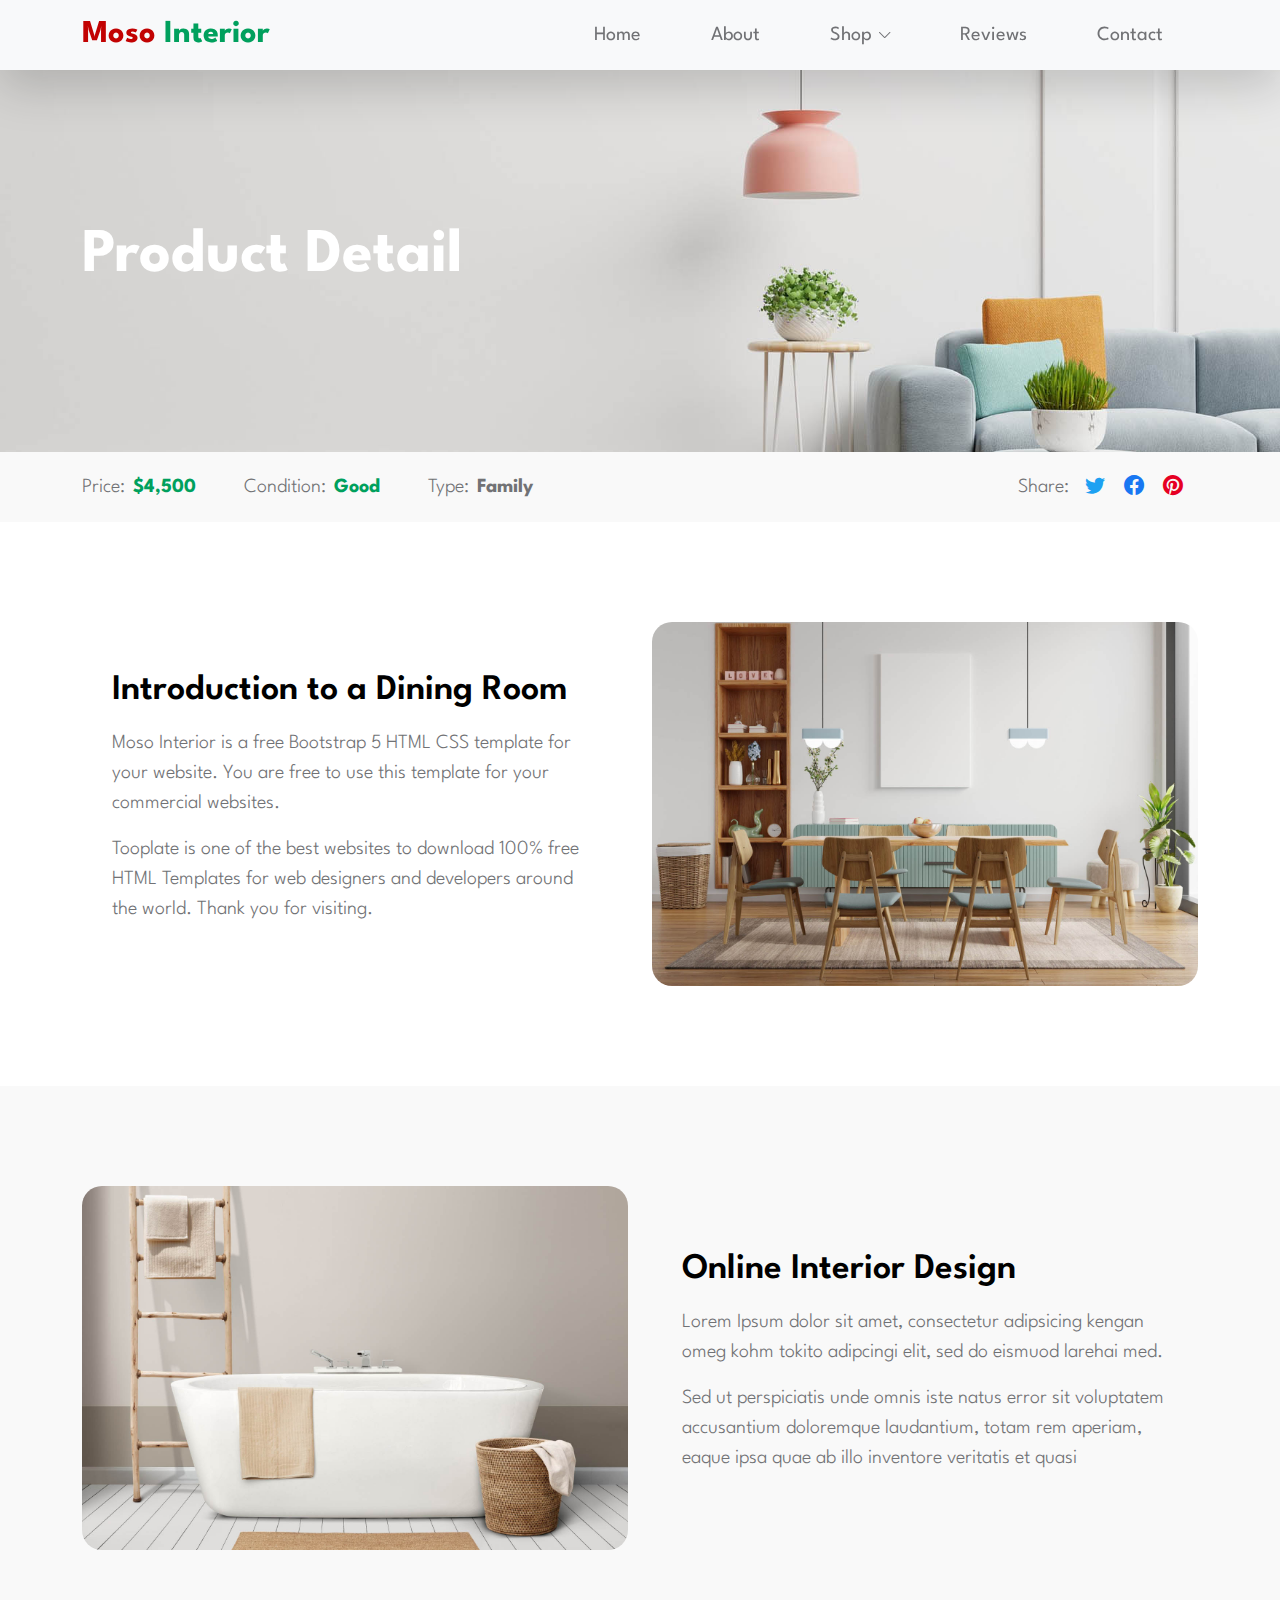
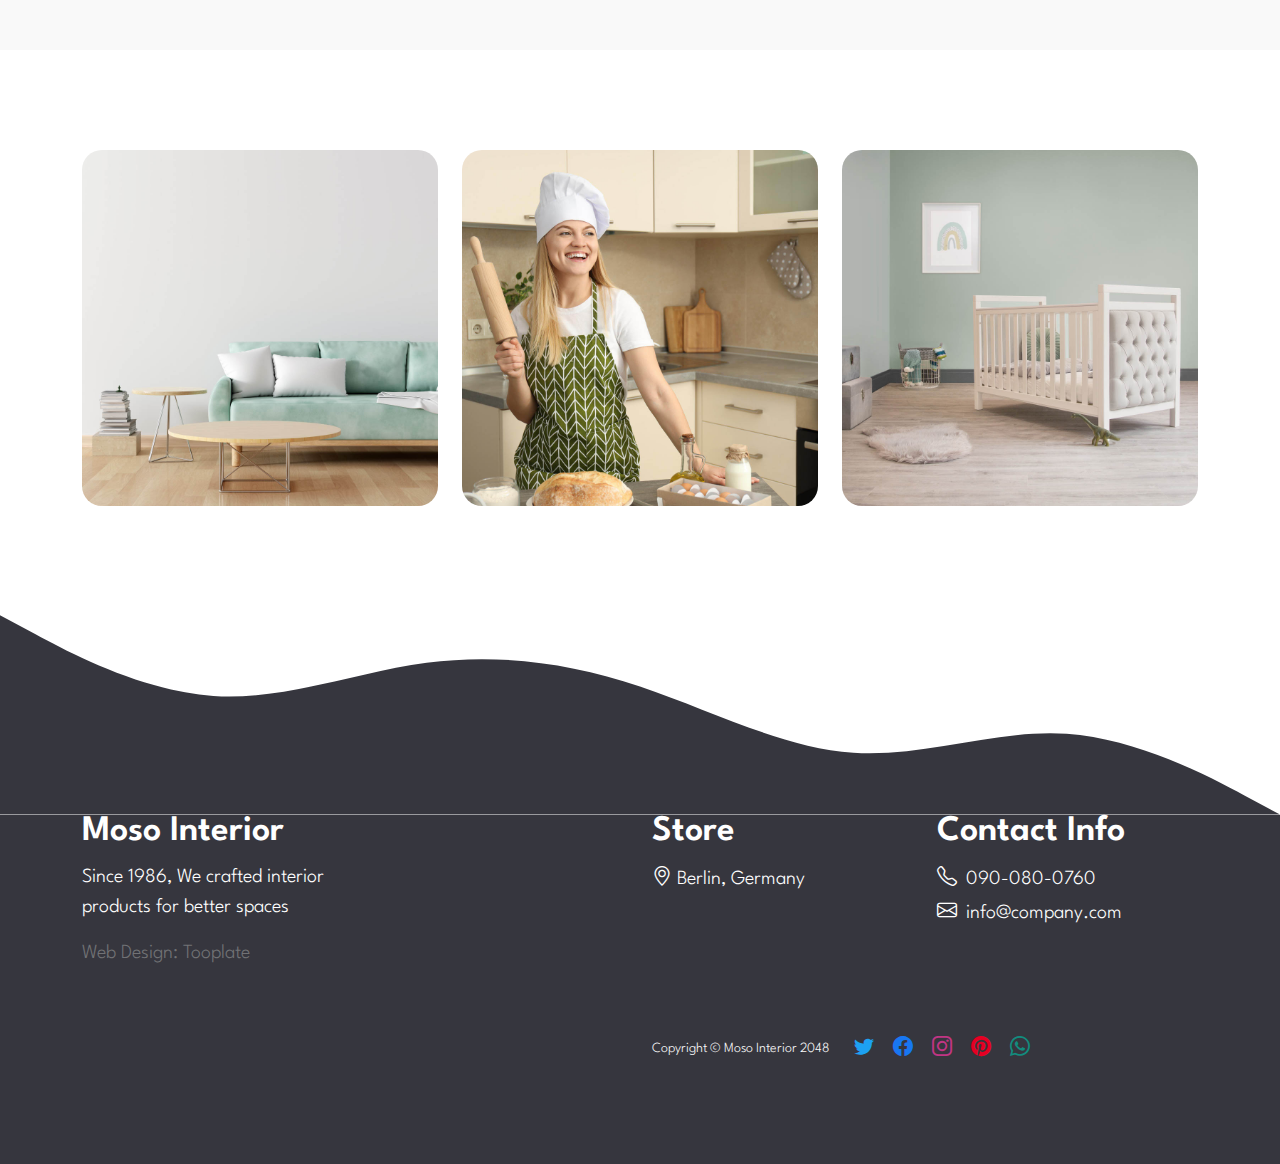
<file: shop-detail.html>
<!doctype html>
<html lang="en">
    <head>
        <meta charset="utf-8">
        <meta name="viewport" content="width=device-width, initial-scale=1">

        <meta name="description" content="">
        <meta name="author" content="Tooplate">

        <title>Moso Interior - Product Detail Page</title>

        <!-- CSS FILES -->
        <link rel="preconnect" href="https://fonts.googleapis.com">
        
        <link rel="preconnect" href="https://fonts.gstatic.com" crossorigin>

        <link href="https://fonts.googleapis.com/css2?family=League+Spartan:wght@100;300;400;600;700&display=swap" rel="stylesheet">

        <link href="css/bootstrap.min.css" rel="stylesheet">

        <link href="css/bootstrap-icons.css" rel="stylesheet">

        <link href="css/owl.carousel.min.css" rel="stylesheet">

        <link href="css/tooplate-moso-interior.css" rel="stylesheet">
<!--

Tooplate 2133 Moso Interior

https://www.tooplate.com/view/2133-moso-interior

Bootstrap 5 HTML CSS Template

-->
    </head>
    
    <body class="shop-detail-page">

        <nav class="navbar navbar-expand-lg bg-light fixed-top shadow-lg">
            <div class="container">
                <a class="navbar-brand" href="index.html">Moso <span class="tooplate-red">Inter</span><span class="tooplate-green">ior</span></a>

                <button class="navbar-toggler" type="button" data-bs-toggle="collapse" data-bs-target="#navbarNav" aria-controls="navbarNav" aria-expanded="false" aria-label="Toggle navigation">
                    <span class="navbar-toggler-icon"></span>
                </button>

                <div class="collapse navbar-collapse" id="navbarNav">
                    <ul class="navbar-nav ms-auto">
                        <li class="nav-item">
                            <a class="nav-link click-scroll" href="index.html#section_1">Home</a>
                        </li>

                        <li class="nav-item">
                            <a class="nav-link click-scroll" href="index.html#section_2">About</a>
                        </li>

                        <li class="nav-item dropdown">
                            <a class="nav-link dropdown-toggle click-scroll" href="index.html#section_3" id="navbarLightDropdownMenuLink" role="button" data-bs-toggle="dropdown" aria-expanded="false">Shop</a>

                            <ul class="dropdown-menu dropdown-menu-light" aria-labelledby="navbarLightDropdownMenuLink">
                                <li><a class="dropdown-item" href="shop-listing.html">Shop Listing</a></li>

                                <li><a class="dropdown-item active" href="shop-detail.html">Shop Detail</a></li>
                            </ul>
                        </li>

                        <li class="nav-item">
                            <a class="nav-link click-scroll" href="index.html#section_4">Reviews</a>
                        </li>

                        <li class="nav-item">
                            <a class="nav-link click-scroll" href="index.html#section_5">Contact</a>
                        </li>
                    </ul>
                </div>
            </div>
        </nav>

        <main>

            <header class="site-header d-flex justify-content-center align-items-center">
                <div class="container">
                    <div class="row">

                        <div class="col-lg-12 col-12">
                            <h1 class="text-white">Product Detail</h1>
                        </div>

                    </div>
                </div>
            </header>

            <section class="shop-detail-bar section-bg">
                <div class="container">
                    <div class="row">

                        <div class="col-lg-7 col-md-8 col-12 d-flex">
                            <p class="shop-detail-bar-wrap d-flex flex-wrap mb-0">
                                <span class="me-2">Price:</span>

                                <strong class="shop-pricing-text">$4,500</strong>
                            </p>

                            <p class="shop-detail-bar-wrap d-flex flex-wrap ms-lg-5 ms-4 mb-0">
                                <span class="me-2">Condition:</span>

                                <strong class="shop-condition-text">Good</strong>
                            </p>

                            <p class="shop-detail-bar-wrap d-flex flex-wrap ms-lg-5 ms-4 mb-0">
                                <span class="me-2">Type:</span>

                                <strong>Family</strong>
                            </p>
                        </div>

                        <div class="col-lg-5 col-md-4 col-12 social-share d-flex align-items-center ms-lg-auto mt-3 mt-lg-0 mt-md-0">
                            <p class="mb-0 me-3 ms-lg-auto ms-md-auto">Share:</p>

                            <ul class="social-icon">
                                <li class="social-icon-item">
                                    <a href="#" class="social-icon-link social-icon-twitter bi-twitter"></a>
                                </li>

                                <li class="social-icon-item">
                                    <a href="#" class="social-icon-link social-icon-facebook bi-facebook"></a>
                                </li>

                                <li class="social-icon-item">
                                    <a href="#" class="social-icon-link social-icon-pinterest bi-pinterest"></a>
                                </li>
                            </ul>
                        </div>
                    </div>
                </div>
            </section>

            <section class="shop-detail-section section-padding">
                <div class="container">
                    <div class="row">

                        <div class="col-lg-6 col-12 m-auto">
                            <div class="custom-block shop-detail-custom-block">
                                <h3 class="mb-3">Introduction to a Dining Room</h3>

                                <p>Moso Interior is a free Bootstrap 5 HTML CSS template for your website. You are free to use this template for your commercial websites.</p>

                                <p>Tooplate is one of the best websites to download 100% free HTML Templates for web designers and developers around the world. Thank you for visiting.</p>
                            </div>
                        </div>

                        <div class="col-lg-6 col-12">
                            <div class="shop-image-wrap">
                                <img src="images/shop/mock-up-poster-modern-dining-room-interior-design-with-white-empty-wall.jpg" class="shop-image img-fluid" alt="">
                            </div>
                        </div>

                    </div>
                </div>
            </section>

            <section class="shop-detail-section section-padding section-bg">
                <div class="container">
                    <div class="row">

                        <div class="col-lg-6 col-12">
                            <div class="shop-image-wrap">
                                <img src="images/shop/minimal-bathroom-interior-design-with-wooden-furniture.jpg" class="shop-image img-fluid" alt="">
                            </div>
                        </div>

                        <div class="col-lg-6 col-12 m-auto">
                            <div class="custom-block shop-detail-custom-block">
                                <h3 class="mb-3">Online Interior Design</h3>

                                <p>Lorem Ipsum dolor sit amet, consectetur adipsicing kengan omeg kohm tokito adipcingi elit, sed do eismuod larehai med.</p>

                                <p>Sed ut perspiciatis unde omnis iste natus error sit voluptatem accusantium doloremque laudantium, totam rem aperiam, eaque ipsa quae ab illo inventore veritatis et quasi</p>
                            </div>
                        </div>

                    </div>
                </div>
            </section>

            <section class="shop-detail-section section-padding pb-0">
                <div class="container">
                    <div class="row">

                        <div class="col-lg-4 col-12">
                            <div class="shop-thumb">
                                <div class="shop-image-wrap">
                                    <img src="images/shop/green-sofa-white-living-room-with-blank-table-mockup.jpg" class="shop-image img-fluid" alt="">
                                </div>
                            </div>
                        </div>

                        <div class="col-lg-4 col-12">
                            <div class="shop-thumb">
                                <div class="shop-image-wrap">
                                    <img src="images/shop/concept-home-cooking-with-female-chef.jpg" class="shop-image img-fluid" alt="">
                                </div>
                            </div>
                        </div>

                        <div class="col-lg-4 col-12">
                            <div class="shop-thumb">
                                <div class="shop-image-wrap">
                                    <img src="images/shop/childrens-bed-nursery-cot-velvet-childrens-room.jpg" class="shop-image img-fluid" alt="">
                                </div>
                            </div>
                        </div>

                    </div>
                </div>
            </section>

            <svg xmlns="http://www.w3.org/2000/svg" viewBox="0 0 1440 320"><path fill="#36363e" fill-opacity="1" d="M0,96L40,117.3C80,139,160,181,240,186.7C320,192,400,160,480,149.3C560,139,640,149,720,176C800,203,880,245,960,250.7C1040,256,1120,224,1200,229.3C1280,235,1360,277,1400,298.7L1440,320L1440,320L1400,320C1360,320,1280,320,1200,320C1120,320,1040,320,960,320C880,320,800,320,720,320C640,320,560,320,480,320C400,320,320,320,240,320C160,320,80,320,40,320L0,320Z"></path></svg>

        </main>

        <footer class="site-footer section-padding">
            <div class="container">
                <div class="row">

                    <div class="col-lg-3 col-md-5 col-12 mb-3">
                        <h3><a href="index.html" class="custom-link mb-1">Moso Interior</a></h3>

                        <p class="text-white">Since 1986, We crafted interior products for better spaces</p>
                        
                        <p class="text-white"><a href="https://www.tooplate.com/free-templates" target="_parent">Web Design: Tooplate</a></p>
                    </div>

                    <div class="col-lg-3 col-md-3 col-12 ms-lg-auto mb-3">
                        <h3 class="text-white mb-3">Store</h3>

                        <p class="text-white mt-2">
                            <i class="bi-geo-alt"></i>
                            Berlin, Germany
                        </p>
                    </div>

                    <div class="col-lg-3 col-md-4 col-12 mb-3">
                        <h3 class="text-white mb-3">Contact Info</h3>

                            <p class="text-white mb-1">
                                <i class="bi-telephone me-1"></i>

                                <a href="tel: 090-080-0760" class="text-white">
                                    090-080-0760
                                </a>
                            </p>

                            <p class="text-white mb-0">
                                <i class="bi-envelope me-1"></i>

                                <a href="mailto:info@company.com" class="text-white">
                                    info@company.com
                                </a>
                            </p>
                    </div>

                    <div class="col-lg-6 col-md-7 copyright-text-wrap col-12 d-flex flex-wrap align-items-center mt-4 ms-auto">
                        <p class="copyright-text mb-0 me-4">Copyright © Moso Interior 2048</p>

                        <ul class="social-icon">
                            <li class="social-icon-item">
                                <a href="#" class="social-icon-link social-icon-twitter bi-twitter"></a>
                            </li>

                            <li class="social-icon-item">
                                <a href="#" class="social-icon-link social-icon-facebook bi-facebook"></a>
                            </li>

                            <li class="social-icon-item">
                                <a href="#" class="social-icon-link social-icon-instagram bi-instagram"></a>
                            </li>

                            <li class="social-icon-item">
                                <a href="#" class="social-icon-link social-icon-pinterest bi-pinterest"></a>
                            </li>

                            <li class="social-icon-item">
                                <a href="#" class="social-icon-link social-icon-whatsapp bi-whatsapp"></a>
                            </li>
                        </ul>
                    </div>

                </div>
            </div>
        </footer>

        <!-- JAVASCRIPT FILES -->
        <script src="js/jquery.min.js"></script>
        <script src="js/bootstrap.min.js"></script>
        <script src="js/click-scroll.js"></script>
        <script src="js/jquery.backstretch.min.js"></script>
        <script src="js/owl.carousel.min.js"></script>
        <script src="js/custom.js"></script>

    </body>
</html>
</file>
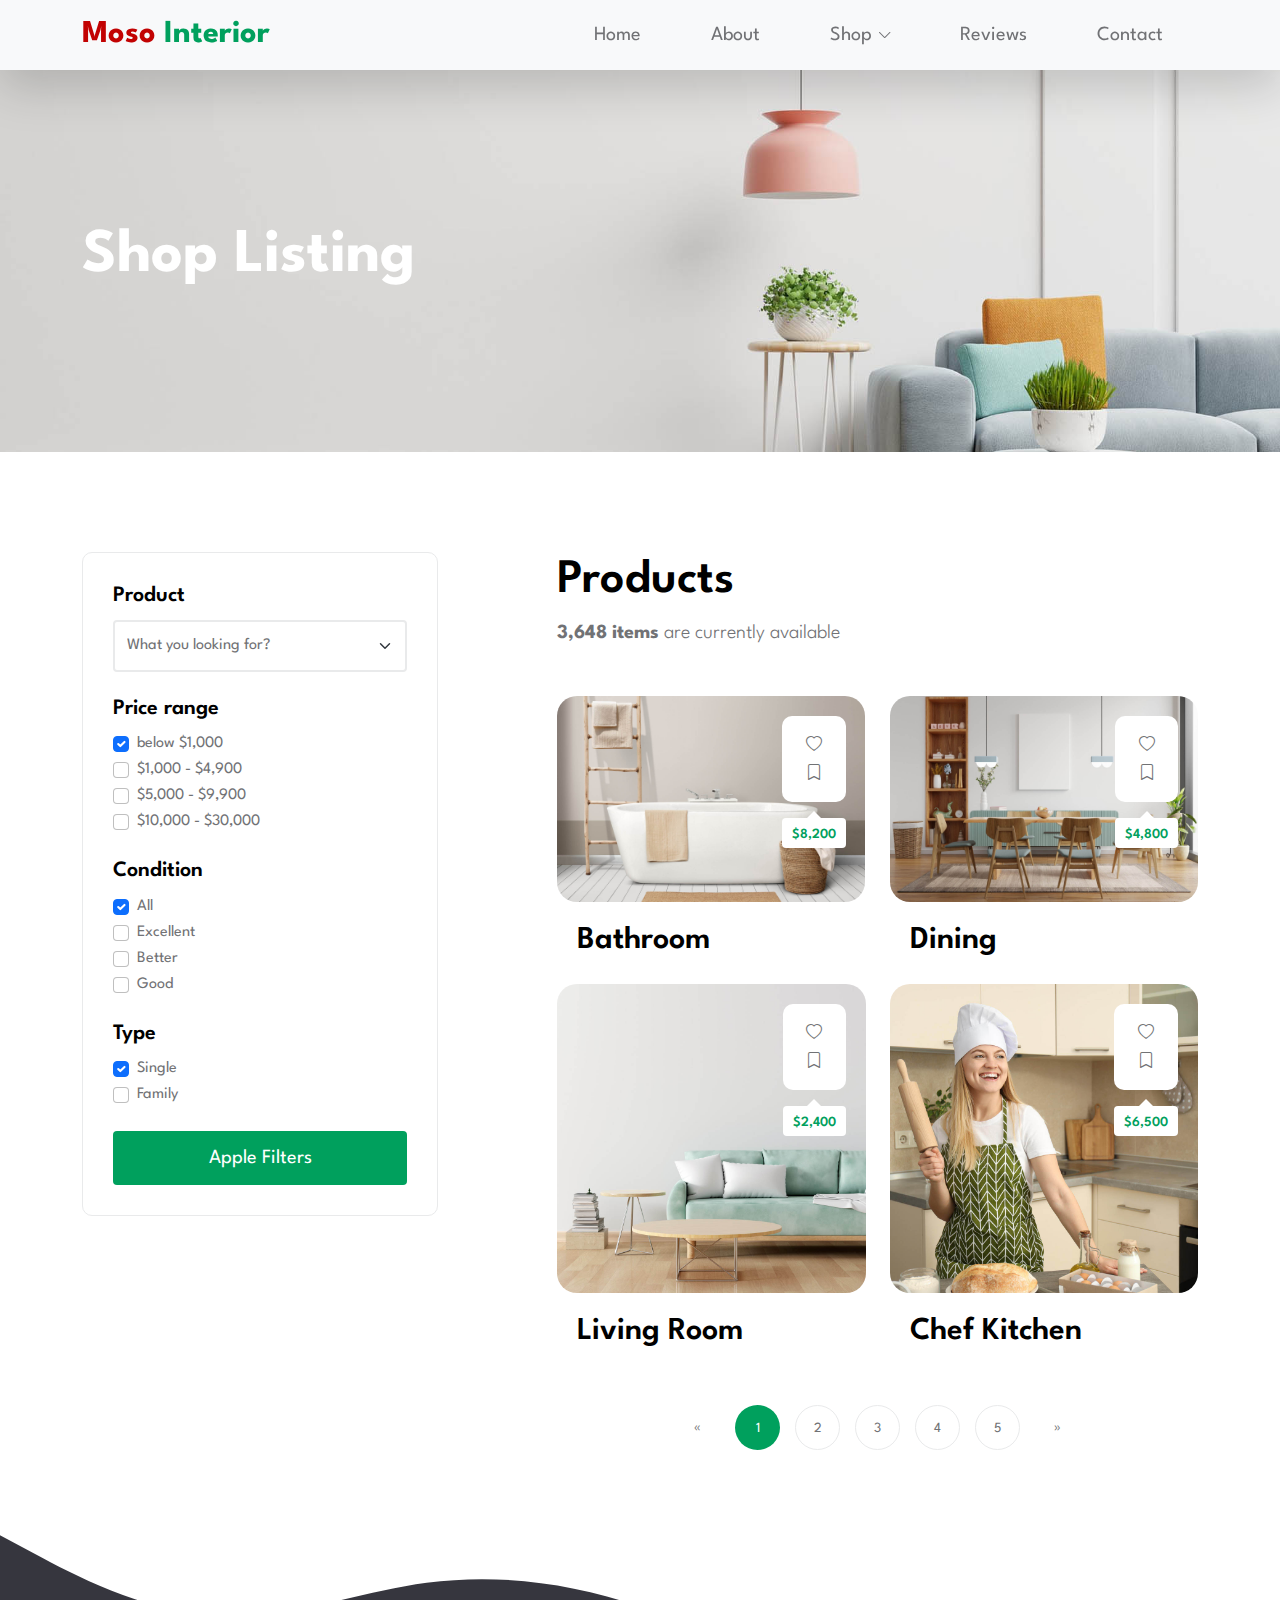
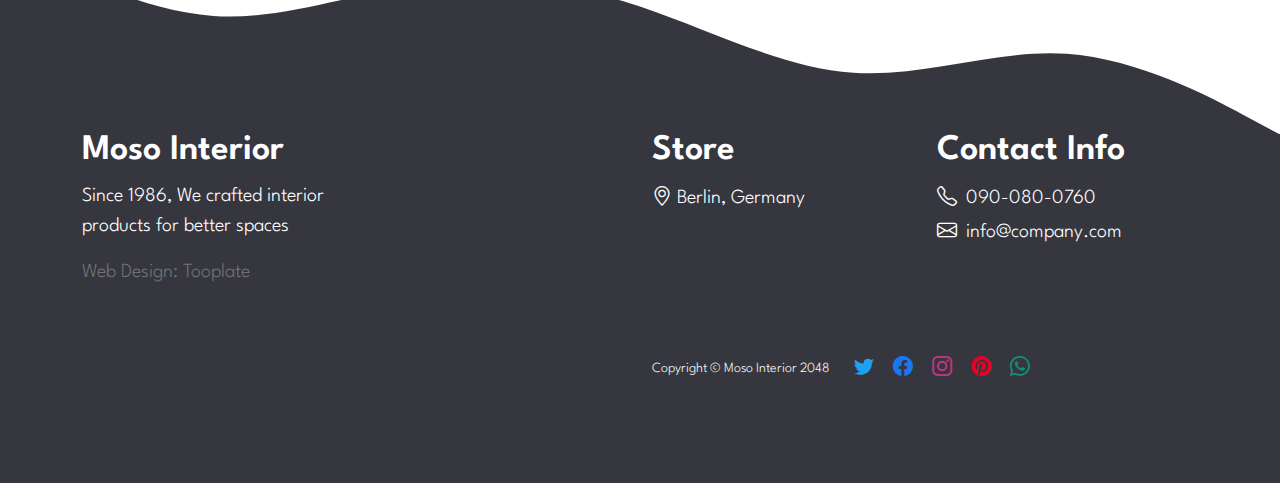
<file: shop-listing.html>
<!doctype html>
<html lang="en">
    <head>
        <meta charset="utf-8">
        <meta name="viewport" content="width=device-width, initial-scale=1">

        <meta name="description" content="">
        <meta name="author" content="Tooplate">

        <title>Moso Interior - Product Listing Page</title>

        <!-- CSS FILES -->
        <link rel="preconnect" href="https://fonts.googleapis.com">
        
        <link rel="preconnect" href="https://fonts.gstatic.com" crossorigin>

        <link href="https://fonts.googleapis.com/css2?family=League+Spartan:wght@100;300;400;600;700&display=swap" rel="stylesheet">

        <link href="css/bootstrap.min.css" rel="stylesheet">

        <link href="css/bootstrap-icons.css" rel="stylesheet">

        <link href="css/owl.carousel.min.css" rel="stylesheet">

        <link href="css/tooplate-moso-interior.css" rel="stylesheet">
<!--

Tooplate 2133 Moso Interior

https://www.tooplate.com/view/2133-moso-interior

Bootstrap 5 HTML CSS Template

-->
    </head>
    
    <body class="shop-listing-page">

        <nav class="navbar navbar-expand-lg bg-light fixed-top shadow-lg">
            <div class="container">
                <a class="navbar-brand" href="index.html">Moso <span class="tooplate-red">Inter</span><span class="tooplate-green">ior</span></a>

                <button class="navbar-toggler" type="button" data-bs-toggle="collapse" data-bs-target="#navbarNav" aria-controls="navbarNav" aria-expanded="false" aria-label="Toggle navigation">
                    <span class="navbar-toggler-icon"></span>
                </button>

                <div class="collapse navbar-collapse" id="navbarNav">
                    <ul class="navbar-nav ms-auto">
                        <li class="nav-item">
                            <a class="nav-link click-scroll" href="index.html#section_1">Home</a>
                        </li>

                        <li class="nav-item">
                            <a class="nav-link click-scroll" href="index.html#section_2">About</a>
                        </li>

                        <li class="nav-item dropdown">
                            <a class="nav-link dropdown-toggle click-scroll" href="index.html#section_3" id="navbarLightDropdownMenuLink" role="button" data-bs-toggle="dropdown" aria-expanded="false">Shop</a>

                            <ul class="dropdown-menu dropdown-menu-light" aria-labelledby="navbarLightDropdownMenuLink">
                                <li><a class="dropdown-item active" href="shop-listing.html">Shop Listing</a></li>

                                <li><a class="dropdown-item" href="shop-detail.html">Shop Detail</a></li>
                            </ul>
                        </li>

                        <li class="nav-item">
                            <a class="nav-link click-scroll" href="index.html#section_4">Reviews</a>
                        </li>

                        <li class="nav-item">
                            <a class="nav-link click-scroll" href="index.html#section_5">Contact</a>
                        </li>
                    </ul>
                </div>
            </div>
        </nav>

        <main>

            <header class="site-header d-flex justify-content-center align-items-center">
                <div class="container">
                    <div class="row">

                        <div class="col-lg-12 col-12">
                            <h1 class="text-white">Shop Listing</h1>
                        </div>

                    </div>
                </div>
            </header>

            <section class="shop-section section-padding">
                <div class="container">
                    <div class="row">

                        <div class="col-lg-4 col-md-5 col-12 me-auto mb-5">
                            <form class="custom-form filter-form" action="#" method="get" role="form">
                                <div class="">
                                    <h6 class="filter-form-small-title">Product</h6>

                                    <select name="looking-for" class="form-select form-control" id="looking-for" aria-label="Default select example">
                                        <option value="0" selected>What you looking for?</option>
                                        <option value="1">Bathroom</option>
                                        <option value="2">Dining</option>
                                        <option value="3">Living Room</option>
                                        <option value="4">Children Bedroom</option>
                                        <option value="5">Kitchen</option>
                                    </select>
                                </div>

                                <div class="mt-4">
                                    <h6 class="filter-form-small-title">Price range</h6>

                                    <div class="form-check">
                                        <input name="price-range[]" type="checkbox" class="form-check-input" id="PriceCheckOne" value="500" checked>
                                        
                                        <label class="form-check-label" for="PriceCheckOne">below $1,000</label>
                                    </div>

                                    <div class="form-check">
                                        <input name="price-range[]" type="checkbox" class="form-check-input" id="PriceCheckTwo" value="1000">
                                        
                                        <label class="form-check-label" for="PriceCheckTwo">$1,000 - $4,900</label>
                                    </div>
                                    
                                    <div class="form-check">
                                        <input name="price-range[]" type="checkbox" class="form-check-input" id="PriceCheckTwo" value="5000">
                                        
                                        <label class="form-check-label" for="PriceCheckTwo">$5,000 - $9,900</label>
                                    </div>

                                    <div class="form-check">
                                        <input name="price-range[]" type="checkbox" class="form-check-input" id="PriceCheckThree" value="10000">
                                        
                                        <label class="form-check-label" for="PriceCheckThree">$10,000 - $30,000</label>
                                    </div>
                                </div>

                                <div class="mt-4">
                                    <h6 class="filter-form-small-title">Condition</h6>

                                    <div class="form-check">
                                        <input name="condition[]" type="checkbox" class="form-check-input" id="ConditionCheckOne" value="all" checked>
                                        
                                        <label class="form-check-label" for="ConditionCheckOne">All</label>
                                    </div>

                                    <div class="form-check">
                                        <input name="condition[]" type="checkbox" class="form-check-input" id="ConditionCheckTwo" value="excellent">
                                        
                                        <label class="form-check-label" for="ConditionCheckTwo">Excellent</label>
                                    </div>

                                    <div class="form-check">
                                        <input name="condition[]" type="checkbox" class="form-check-input" id="ConditionCheckThree" value="better">
                                        
                                        <label class="form-check-label" for="ConditionCheckThree">Better</label>
                                    </div>

                                    <div class="form-check">
                                        <input name="condition[]" type="checkbox" class="form-check-input" id="ConditionCheckFour" value="good">
                                        
                                        <label class="form-check-label" for="ConditionCheckFour">Good</label>
                                    </div>
                                </div>

                                <div class="mt-4">
                                    <h6 class="filter-form-small-title">Type</h6>

                                    <div class="form-check">
                                        <input name="condition[]" type="checkbox" class="form-check-input" id="TypeCheckOne" value="" checked>
                                        
                                        <label class="form-check-label" for="TypeCheckOne">Single</label>
                                    </div>

                                    <div class="form-check">
                                        <input name="condition[]" type="checkbox" class="form-check-input" id="TypeCheckTwo" value="">
                                        
                                        <label class="form-check-label" for="TypeCheckTwo">Family</label>
                                    </div>
                                </div>

                                <div class="mt-4">
                                    <button type="submit" class="form-control">Apple Filters</button>
                                </div>
                            </form>
                        </div>

                        <div class="col-lg-7 col-md-6 col-12">
                            <h2>Products</h2>

                            <p class="mb-5"><strong>3,648 items</strong> are currently available</p>

                            <div class="row">

                                <div class="col-lg-6 col-12">
                                    <div class="shop-thumb">
                                        <div class="shop-image-wrap">
                                            <a href="shop-detail.html">
                                                <img src="images/shop/minimal-bathroom-interior-design-with-wooden-furniture.jpg" class="shop-image img-fluid" alt="">
                                            </a>

                                            <div class="shop-icons-wrap">
                                                <div class="shop-icons d-flex flex-column align-items-center">
                                                    <a href="#" class="shop-icon bi-heart"></a>

                                                    <a href="#" class="shop-icon bi-bookmark"></a>
                                                </div>

                                                <p class="shop-pricing mb-0 mt-3">
                                                    <span class="badge custom-badge">$8,200</span>
                                                </p>
                                            </div>

                                            <div class="shop-btn-wrap">
                                                <a href="shop-detail.html" class="shop-btn custom-btn btn d-flex align-items-center align-items-center">Learn more</a>
                                            </div>
                                        </div>

                                        <div class="shop-body">
                                            <h4>Bathroom</h4>
                                        </div>
                                    </div>
                                </div>

                                <div class="col-lg-6 col-12">
                                    <div class="shop-thumb">
                                        <div class="shop-image-wrap">
                                            <a href="shop-detail.html">
                                                <img src="images/shop/mock-up-poster-modern-dining-room-interior-design-with-white-empty-wall.jpg" class="shop-image img-fluid" alt="">
                                            </a>

                                            <div class="shop-icons-wrap">
                                                <div class="shop-icons d-flex flex-column align-items-center">
                                                    <a href="#" class="shop-icon bi-heart"></a>

                                                    <a href="#" class="shop-icon bi-bookmark"></a>
                                                </div>

                                                <p class="shop-pricing mb-0 mt-3">
                                                    <span class="badge custom-badge">$4,800</span>
                                                </p>
                                            </div>

                                            <div class="shop-btn-wrap">
                                                <a href="shop-detail.html" class="shop-btn custom-btn btn d-flex align-items-center align-items-center">Learn more</a>
                                            </div>
                                        </div>

                                        <div class="shop-body">
                                            <h4>Dining</h4>
                                        </div>
                                    </div>
                                </div>

                                <div class="col-lg-6 col-12">
                                    <div class="shop-thumb">
                                        <div class="shop-image-wrap">
                                            <a href="shop-detail.html">
                                                <img src="images/shop/green-sofa-white-living-room-with-blank-table-mockup.jpg" class="shop-image img-fluid" alt="">
                                            </a>

                                            <div class="shop-icons-wrap">
                                                <div class="shop-icons d-flex flex-column align-items-center">
                                                    <a href="#" class="shop-icon bi-heart"></a>

                                                    <a href="#" class="shop-icon bi-bookmark"></a>
                                                </div>

                                                <p class="shop-pricing mb-0 mt-3">
                                                    <span class="badge custom-badge">$2,400</span>
                                                </p>
                                            </div>

                                            <div class="shop-btn-wrap">
                                                <a href="shop-detail.html" class="shop-btn custom-btn btn d-flex align-items-center align-items-center">Learn more</a>
                                            </div>
                                        </div>

                                        <div class="shop-body">
                                            <h4>Living Room</h4>
                                        </div>
                                    </div>
                                </div>

                                <div class="col-lg-6 col-12">
                                    <div class="shop-thumb">
                                        <div class="shop-image-wrap">
                                            <a href="shop-detail.html">
                                                <img src="images/shop/concept-home-cooking-with-female-chef.jpg" class="shop-image img-fluid" alt="">
                                            </a>

                                            <div class="shop-icons-wrap">
                                                <div class="shop-icons d-flex flex-column align-items-center">
                                                    <a href="#" class="shop-icon bi-heart"></a>

                                                    <a href="#" class="shop-icon bi-bookmark"></a>
                                                </div>

                                                <p class="shop-pricing mb-0 mt-3">
                                                    <span class="badge custom-badge">$6,500</span>
                                                </p>
                                            </div>

                                            <div class="shop-btn-wrap">
                                                <a href="shop-detail.html" class="shop-btn custom-btn btn d-flex align-items-center align-items-center">Learn more</a>
                                            </div>
                                        </div>

                                        <div class="shop-body">
                                            <h4>Chef Kitchen</h4>
                                        </div>
                                    </div>
                                </div>

                                <nav aria-label="Page navigation example">
                                    <ul class="pagination justify-content-center">
                                        <li class="page-item">
                                            <a class="page-link" href="#" aria-label="Previous">
                                                <span aria-hidden="true">&laquo;</span>
                                            </a>
                                        </li>

                                        <li class="page-item active" aria-current="page">
                                            <a class="page-link" href="#">1</a>
                                        </li>
                                        
                                        <li class="page-item">
                                            <a class="page-link" href="#">2</a>
                                        </li>
                                        
                                        <li class="page-item">
                                            <a class="page-link" href="#">3</a>
                                        </li>

                                        <li class="page-item">
                                            <a class="page-link" href="#">4</a>
                                        </li>

                                        <li class="page-item">
                                            <a class="page-link" href="#">5</a>
                                        </li>
                                        
                                        <li class="page-item">
                                            <a class="page-link" href="#" aria-label="Next">
                                                <span aria-hidden="true">&raquo;</span>
                                            </a>
                                        </li>
                                    </ul>
                                </nav>
                            </div>
                        </div>

                    </div>
                </div>
            </section>

            <svg xmlns="http://www.w3.org/2000/svg" viewBox="0 0 1440 320"><path fill="#36363e" fill-opacity="1" d="M0,96L40,117.3C80,139,160,181,240,186.7C320,192,400,160,480,149.3C560,139,640,149,720,176C800,203,880,245,960,250.7C1040,256,1120,224,1200,229.3C1280,235,1360,277,1400,298.7L1440,320L1440,320L1400,320C1360,320,1280,320,1200,320C1120,320,1040,320,960,320C880,320,800,320,720,320C640,320,560,320,480,320C400,320,320,320,240,320C160,320,80,320,40,320L0,320Z"></path></svg>
        </main>

        <footer class="site-footer section-padding">
            <div class="container">
                <div class="row">

                    <div class="col-lg-3 col-md-5 col-12 mb-3">
                        <h3><a href="index.html" class="custom-link mb-1">Moso Interior</a></h3>

                        <p class="text-white">Since 1986, We crafted interior products for better spaces</p>
                        
                        <p class="text-white"><a href="https://www.tooplate.com" target="_parent">Web Design: Tooplate</a></p>
                    </div>

                    <div class="col-lg-3 col-md-3 col-12 ms-lg-auto mb-3">
                        <h3 class="text-white mb-3">Store</h3>

                        <p class="text-white mt-2">
                            <i class="bi-geo-alt"></i>
                            Berlin, Germany
                        </p>
                    </div>

                    <div class="col-lg-3 col-md-4 col-12 mb-3">
                        <h3 class="text-white mb-3">Contact Info</h3>

                            <p class="text-white mb-1">
                                <i class="bi-telephone me-1"></i>

                                <a href="tel: 090-080-0760" class="text-white">
                                    090-080-0760
                                </a>
                            </p>

                            <p class="text-white mb-0">
                                <i class="bi-envelope me-1"></i>

                                <a href="mailto:info@company.com" class="text-white">
                                    info@company.com
                                </a>
                            </p>
                    </div>

                    <div class="col-lg-6 col-md-7 copyright-text-wrap col-12 d-flex flex-wrap align-items-center mt-4 ms-auto">
                        <p class="copyright-text mb-0 me-4">Copyright © Moso Interior 2048</p>

                        <ul class="social-icon">
                            <li class="social-icon-item">
                                <a href="#" class="social-icon-link social-icon-twitter bi-twitter"></a>
                            </li>

                            <li class="social-icon-item">
                                <a href="#" class="social-icon-link social-icon-facebook bi-facebook"></a>
                            </li>

                            <li class="social-icon-item">
                                <a href="#" class="social-icon-link social-icon-instagram bi-instagram"></a>
                            </li>

                            <li class="social-icon-item">
                                <a href="#" class="social-icon-link social-icon-pinterest bi-pinterest"></a>
                            </li>

                            <li class="social-icon-item">
                                <a href="#" class="social-icon-link social-icon-whatsapp bi-whatsapp"></a>
                            </li>
                        </ul>
                    </div>

                </div>
            </div>
        </footer>

        <!-- JAVASCRIPT FILES -->
        <script src="js/jquery.min.js"></script>
        <script src="js/bootstrap.min.js"></script>
        <script src="js/click-scroll.js"></script>
        <script src="js/jquery.backstretch.min.js"></script>
        <script src="js/owl.carousel.min.js"></script>
        <script src="js/custom.js"></script>

    </body>
</html>
</file>
<file: css/tooplate-moso-interior.css>
/*

Tooplate 2133 Moso Interior

https://www.tooplate.com/view/2133-moso-interior

*/

/*---------------------------------------
  CUSTOM PROPERTIES ( VARIABLES )       ffd74f      
-----------------------------------------*/
:root {
  --white-color:                  #ffffff;
  --primary-color:                #c20202;
  --secondary-color:              #00a05d;
  --section-bg-color:             #f9f9f9;
  --site-footer-bg-color:         #36363e;
  --custom-btn-bg-color:          #00a05d;
  --dark-color:                   #000000;
  --p-color:                      #717275;
  --border-color:                 #e9eaeb;

  --twitter-color:                #1da1f2;
  --facebook-color:               #1877f2;
  --instagram-color:              #c13584;
  --pinterest-color:              #e60023;
  --whatsapp-color:               #128c7e;

  --body-font-family:             'League Spartan', sans-serif;

  --h1-font-size:                 62px;
  --h2-font-size:                 48px;
  --h3-font-size:                 36px;
  --h4-font-size:                 32px;
  --h5-font-size:                 24px;
  --h6-font-size:                 22px;
  --p-font-size:                  20px;
  --btn-font-size:                16px;
  --copyright-font-size:          14px;

  --border-radius-large:          100px;
  --border-radius-medium:         20px;
  --border-radius-small:          10px;

  --font-weight-thin:             100;
  --font-weight-light:            300;
  --font-weight-normal:           400;
  --font-weight-semibold:         600;
  --font-weight-bold:             700;
}

body {
    background-color: var(--white-color);
    font-family: var(--body-font-family); 
    padding-top: 70px;
}

.text-clamp-blur {
  display: -webkit-box;
  -webkit-line-clamp: 4; /* Limite à 4 lignes */
  -webkit-box-orient: vertical;
  overflow: hidden;
  position: relative;
  line-height: 1.5em;
  max-height: 6em; /* 4 lignes x 1.5em */
}

.text-clamp-blur::after {
  content: "";
  position: absolute;
  bottom: 0;
  left: 0;
  width: 100%;
  height: 3em; /* Ajuste selon besoin */
  background: linear-gradient(to bottom, transparent, white); /* Change "white" selon fond */
  pointer-events: none;
}


/*---------------------------------------
  TYPOGRAPHY               
-----------------------------------------*/

h2,
h3,
h4,
h5,
h6 {
  color: var(--dark-color);
}

h1,
h2,
h3,
h4,
h5,
h6 {
  font-weight: var(--font-weight-semibold);
}

h1 {
  font-size: var(--h1-font-size);
  font-weight: var(--font-weight-bold);
}

h2 {
  font-size: var(--h2-font-size);
}

h3 {
  font-size: var(--h3-font-size);
}

h4 {
  font-size: var(--h4-font-size);
}

h5 {
  font-size: var(--h5-font-size);
  line-height: normal;
}

h6 {
  font-size: var(--h6-font-size);
}

p {
  color: var(--p-color);
  font-size: var(--p-font-size);
  font-weight: var(--font-weight-light);
}

ul li {
  color: var(--p-color);
  font-size: var(--p-font-size);
  font-weight: var(--font-weight-normal);
}

a, 
button {
  touch-action: manipulation;
  transition: all 0.3s;
}

a {
  color: var(--p-color);
  text-decoration: none;
}

a:hover {
  color: var(--secondary-color);
}

b,
strong {
  font-weight: var(--font-weight-bold);
}

.tooplate-red {
	color: var(--secondary-color);
}
.tooplate-green {
	color: var(--custom-btn-bg-color);
}


/*---------------------------------------
  SECTION               
-----------------------------------------*/
.section-padding {
  padding-top: 100px;
  padding-bottom: 100px;
}

.section-bg {
  background: var(--section-bg-color);
}

.section-small-title {
  color: var(--custom-btn-bg-color);
  font-size: var(--btn-font-size);
  font-weight: var(--font-weight-semibold);
  display: block;
}

.section-overlay {
  background: rgba(0, 0, 0, 0.25);
  position: absolute;
  top: 0;
  left: 0;
  pointer-events: none;
  width: 100%;
  height: 100%;
}

.custom-block {
  background: var(--primary-color);
  border-top: 20px solid var(--secondary-color);
  border-radius: var(--border-radius-medium);
  position: relative;
  overflow: hidden;
  padding: 30px 50px;
}

.featured-custom-block {
  background: var(--border-color);
}

.shop-detail-custom-block {
  background: transparent;
  border-top: 0;
  border-radius: 0;
  padding: 30px;
}

.pagination {
  margin-top: 30px;
  margin-bottom: 0;
}

.page-link {
  border-color: var(--border-color);
  border-radius: var(--border-radius-large);
  color: var(--p-color);
  font-size: var(--copyright-font-size);
  padding: 0;
  width: 45px;
  height: 45px;
  line-height: 45px;
  text-align: center;
  margin-right: 10px;
  margin-left: 10px;
}

.page-item.active .page-link,
.page-link:hover {
  background: var(--secondary-color);
  border-color: transparent;
  color: var(--white-color);
}

.page-item:first-child .page-link,
.page-item:last-child .page-link {
  border: 0;
  border-radius: var(--border-radius-large);
}

.page-item:not(:first-child) .page-link {
  margin-left: 5px;
}


/*---------------------------------------
  CUSTOM LINK               
-----------------------------------------*/
.custom-link {
  color: var(--p-color);
  position: relative;
  overflow: hidden;
  z-index: 1;
  display: inline-block;
  vertical-align: middle;
  transition: all .3s cubic-bezier(.645,.045,.355,1);
  padding-bottom: 2px;
}

.custom-link::after {
  content: "";
  width: 0;
  height: 2px;
  bottom: 0;
  position: absolute;
  left: auto;
  right: 0;
  z-index: -1;
  transition: width .6s cubic-bezier(.25,.8,.25,1) 0s;
  background: currentColor;
}

.custom-link:hover::after {
  width: 100%;
  left: 0;
  right: auto;
}

.custom-link:hover {
  color: var(--primary-color);
}

.custom-link:hover::after {
  background: var(--custom-btn-bg-color);
}


/*---------------------------------------
  CUSTOM BADGE               
-----------------------------------------*/
.custom-badge {
  background: var(--white-color);
  display: inline-block;
  vertical-align: top;
  position: relative;
  color: var(--secondary-color);
  font-size: var(--copyright-font-size);
  font-weight: var(--font-weight-semibold);
  padding: 10px 10px 6px 10px;
}

.custom-badge::before {
  content: "";
  display: block;
  margin: auto;
  width: 0;
  height: 0;
  border-bottom: 7px solid var(--white-color);
  border-right: 7px solid transparent;
  border-left: 7px solid transparent;
  position: absolute;
  top: -7px;
  right: 0;
  left: 0;
}


/*---------------------------------------
  CUSTOM BUTTON               
-----------------------------------------*/
.custom-btn {
  background: var(--custom-btn-bg-color);
  border: 2px solid transparent;
  border-radius: var(--border-radius-large);
  color: var(--white-color);
  font-size: var(--btn-font-size);
  font-weight: var(--font-weight-semibold);
  line-height: normal;
  padding: 15px 20px;
}



.custom-btn:hover {
  background: transparent;
  border-color: var(--custom-btn-bg-color);
  color: var(--custom-btn-bg-color);
}

.custom-border-btn {
  background: transparent;
  border: 2px solid var(--border-color);
  color: var(--white-color);
}

.custom-border-btn:hover {
  background: var(--white-color);
  border-color: var(--white-color);
  color: var(--secondary-color);
}


/*---------------------------------------
  NAVIGATION              
-----------------------------------------*/
.navbar {
  padding-top: 0;
  padding-bottom: 0;
  transition: all 0.3s;
}

.navbar-brand {
  font-size: var(--h4-font-size);
  font-weight: var(--font-weight-bold);
}

.navbar-brand,
.navbar-brand:hover {
  color: var(--primary-color);
}

.navbar-expand-lg .navbar-nav .nav-link {
  margin-right: 0;
  margin-left: 0;
  padding: 20px 35px;
}

.navbar-nav .nav-link {
  display: inline-block;
  color: var(--p-bg-color);
  font-size: var(--menu-font-size);
  font-weight: var(--font-weight-medium);
  position: relative;
  padding-top: 15px;
  padding-bottom: 15px;
}

.navbar-nav .nav-link.active, 
.navbar-nav .nav-link:hover {
  background: var(--primary-color);
  color: var(--white-color);
}

.dropdown-menu {
  border-radius: 0;
  border: 0;
  padding: 0;
}

.dropdown-item {
  border-bottom: 1px solid var(--border-color);
  display: inline-block;
  color: var(--p-bg-color);
  font-size: var(--menu-font-size);
  font-weight: var(--font-weight-medium);
  position: relative;
  padding-top: 10px;
  padding-bottom: 10px;
}

.dropdown-menu li:last-child .dropdown-item {
  border-bottom: 0;
}

.dropdown-item.active, 
.dropdown-item:active,
.dropdown-item:focus, 
.dropdown-item:hover {
  background: var(--primary-color);
  color: var(--white-color);
}

.dropdown-toggle::after {
  content: "\f282";
  display: inline-block;
  font-family: bootstrap-icons !important;
  font-size: var(--copyright-font-size);
  font-style: normal;
  font-weight: normal !important;
  font-variant: normal;
  text-transform: none;
  line-height: 1;
  vertical-align: -.125em;
  -webkit-font-smoothing: antialiased;
  -moz-osx-font-smoothing: grayscale;
  position: relative;
  left: 2px;
  border: 0;
}

@media screen and (min-width: 992px) {
  .dropdown:hover .dropdown-menu {
    display: block;
    margin-top: 0;
  }
}

.navbar-toggler {
  border: 0;
  padding: 0;
  cursor: pointer;
  margin: 0;
  width: 30px;
  height: 35px;
  outline: none;
}

.navbar-toggler:focus {
  outline: none;
  box-shadow: none;
}

.navbar-toggler[aria-expanded="true"] .navbar-toggler-icon {
  background: transparent;
}

.navbar-toggler[aria-expanded="true"] .navbar-toggler-icon:before,
.navbar-toggler[aria-expanded="true"] .navbar-toggler-icon:after {
  transition: top 300ms 50ms ease, -webkit-transform 300ms 350ms ease;
  transition: top 300ms 50ms ease, transform 300ms 350ms ease;
  transition: top 300ms 50ms ease, transform 300ms 350ms ease, -webkit-transform 300ms 350ms ease;
  top: 0;
}

.navbar-toggler[aria-expanded="true"] .navbar-toggler-icon:before {
  transform: rotate(45deg);
}

.navbar-toggler[aria-expanded="true"] .navbar-toggler-icon:after {
  transform: rotate(-45deg);
}

.navbar-toggler .navbar-toggler-icon {
  background: var(--dark-color);
  transition: background 10ms 300ms ease;
  display: block;
  width: 30px;
  height: 2px;
  position: relative;
}

.navbar-toggler .navbar-toggler-icon:before,
.navbar-toggler .navbar-toggler-icon:after {
  transition: top 300ms 350ms ease, -webkit-transform 300ms 50ms ease;
  transition: top 300ms 350ms ease, transform 300ms 50ms ease;
  transition: top 300ms 350ms ease, transform 300ms 50ms ease, -webkit-transform 300ms 50ms ease;
  position: absolute;
  right: 0;
  left: 0;
  background: var(--dark-color);
  width: 30px;
  height: 2px;
  content: '';
}

.navbar-toggler .navbar-toggler-icon::before {
  top: -8px;
}

.navbar-toggler .navbar-toggler-icon::after {
  top: 8px;
}


/*---------------------------------------
  SITE HEADER              
-----------------------------------------*/
.site-header {
  background-image: url('../images/empty-living-room-with-blue-sofa-plants-table-empty-white-wall-background-3d-rendering.jpg');
  background-repeat: no-repeat;
  background-position: center;
  background-size: cover;
  padding-top: 150px;
  padding-bottom: 150px;
}


/*---------------------------------------
  HERO              
-----------------------------------------*/
.hero-section {
  position: relative;
  padding-top: 150px;
  padding-bottom: 150px;
  min-height: 580px;
}

@media screen and (min-width: 991px) {
  .hero-section {
    height: calc(100vh - 70px);
  }
}

.hero-form {
  background: var(--white-color);
  border-radius: var(--border-radius-small);
  padding: 40px;
  padding-bottom: 16px;
}

.hero-icon,
.contact-icon {
  color: var(--secondary-color);
}

.hero-btn {
  position: absolute;
  bottom: 0;
  right: 0;
  left: 0;
  margin: 60px auto;
}

.hero-btn-link {
  background: var(--primary-color);
  border-radius: var(--border-radius-large);
  color: var(--white-color);
  font-size: var(--h4-font-size);
  width: 64px;
  height: 64px;
  line-height: 68px;
  text-align: center;
}

.hero-btn-link:hover {
  background: var(--secondary-color);
  color: var(--white-color);
}


/*---------------------------------------
  ABOUT              
-----------------------------------------*/
.about-section {
  padding-top: 150px;
  padding-bottom: 150px;
}

.about-image {
  display: block;
  border-radius: 100%;
  width: 350px;
  height: 350px;
  object-fit: cover;
}

.about-image-small {
  display: block;
  margin: auto;
  width: 250px;
  height: 250px;
}

/*---------------------------------------
  FEATURED              
-----------------------------------------*/
.featured-section {
  background-image: url('../images/casino_rayon.jfif');
  background-repeat: no-repeat;
  background-position: center;
  background-size: cover;
}

.featured-icon {
  font-size: var(--h5-font-size);
}


/*---------------------------------------
  REVIEWS              
-----------------------------------------*/
.reviews-section {
  background: var(--section-bg-color);
}

.interview-section{
  background-color: var(--section-bg-color);
}

.reviews-carousel .owl-item img,
.avatar-image {
  border-radius: var(--border-radius-large);
  width: 50px;
  height: 50px;
  object-fit: cover;
}

.reviews-carousel .owl-nav {
  position: absolute;
  top: -100px;
  right: 0;
}

.reviews-carousel .owl-nav button.owl-next, 
.reviews-carousel .owl-nav button.owl-prev {
  background: var(--white-color);
  border-radius: var(--border-radius-large);
  width: 60px;
  height: 60px;
  margin: 5px;
  transition: all 0.5s;
}

.reviews-carousel .owl-nav button.owl-next:hover, 
.reviews-carousel .owl-nav button.owl-prev:hover {
  background: var(--secondary-color);
}

.reviews-carousel .owl-prev:hover span::before, 
.reviews-carousel .owl-next:hover span::before {
  color: var(--white-color);
}

.reviews-carousel .owl-prev span, 
.reviews-carousel .owl-next span {
  display: block;
  color: transparent;
  width: 60px;
  height: 60px;
  line-height: 60px;
}

.reviews-carousel .owl-prev span::before, 
.reviews-carousel .owl-next span::before {
  font-family: bootstrap-icons;
  display: block;
  font-size: var(--h4-font-size);
  color: var(--secondary-color);
}

.reviews-carousel .owl-prev span::before {
  content: "\f12f";
}

.reviews-carousel .owl-next span::before {
  content: "\f138";
}

.reviews-thumb {
  background: var(--white-color);
  border-radius: var(--border-radius-medium);
  position: relative;
  overflow: hidden;
}

.reviews-body {
  padding: 50px 40px;
}

.reviews-bottom {
  background: var(--secondary-color);
  background: linear-gradient(180deg, rgba(246,81,41,1) 0%, rgba(255,190,140,1) 100%);
  position: relative;
  padding: 10px 36px;
}

.reviews-bottom-up::before {
  content: "";
  display: block;
  margin: auto;
  width: 0;
  height: 0;
  border-bottom: 22px solid var(--secondary-color);
  border-left: 24px solid transparent;
  border-right: 24px solid transparent;
  position: absolute;
  top: -20px;
  left: 36px;
}

.bi-star-fill {
  color: var(--primary-color);
}

.reviews-section .custom-btn {
  background: var(--facebook-color);
}

.reviews-section .custom-btn:hover {
  background: transparent;
  border-color: var(--facebook-color);
  color: var(--facebook-color);
}

.reviews-bottom small {
  font-size: var(--btn-font-size);
  font-weight: var(--font-weight-normal);
}


/*---------------------------------------
  SHOP              
-----------------------------------------*/
.shop-section {
  background: var(--white-color);
}

.shop-listing-page .shop-section {
  padding-bottom: 0;
}

.shop-thumb {
  margin-bottom: 24px;
}

.shop-image-wrap {
  position: relative;
}

.shop-image-wrap:hover .shop-btn-wrap {
  opacity: 1;
}

.shop-icons-wrap {
  position: absolute;
  top: 0;
  right: 0;
  margin: 20px;
}

.shop-icons {
  background: var(--white-color);
  border-radius: var(--border-radius-small);
  padding: 20px 15px;
}

.shop-icon {
  line-height: normal;
  margin-bottom: 10px;
}

.shop-icon:last-child {
  margin-bottom: 0;
}

.shop-pricing-text {
  color: var(--secondary-color);
}

.shop-condition-text {
  color: var(--custom-btn-bg-color);
}

.shop-image {
  display: block;
  border-radius: var(--border-radius-medium);
}

.shop-body {
  padding: 20px;
  padding-bottom: 0;
}

.shop-btn-wrap {
  position: absolute;
  top: 50%;
  left: 50%;
  transform: translate(-50%, -50%);
  opacity: 0;
  transition: all 0.5s;
}

.shop-btn {
  background: var(--primary-color);
  font-size: var(--copyright-font-size);
  width: 100px;
  height: 100px;
  text-transform: uppercase;
}

.shop-btn:hover {
  border-color: transparent;
  background: var(--secondary-color);
  color: var(--white-color);
}

.shop-detail-bar {
  padding: 20px;
}

.shop-listing-page .navbar-nav .nav-link.active,
.shop-detail-page .navbar-nav .nav-link.active {
  background: transparent;
  color: var(--p-color);
}

.shop-listing-page .navbar-nav .nav-link.active:hover,
.shop-detail-page .navbar-nav .nav-link.active:hover {
  background: var(--primary-color);
  color: var(--white-color);
}


/*---------------------------------------
  CONTACT               
-----------------------------------------*/
.contact-section {
  background: var(--white-color);
}

.contact-form {
  background: var(--section-bg-color);
  border-radius: var(--border-radius-medium);
  padding: 50px;
}

.contact-form label {
  font-weight: var(--font-weight-semibold);
}

.google-map {
  display: block;
  border-radius: var(--border-radius-medium);
}


/*---------------------------------------
  CUSTOM FORM               
-----------------------------------------*/
.custom-form .input-group {
  background-color: var(--white-color);
  border: 2px solid var(--border-color);
  border-radius: .25rem;
  margin-bottom: 24px;
  padding-left: 20px;
}

.custom-form .textarea-group label {
  margin-top: 13px;
}

.custom-form label {
  margin-right: 10px;
  margin-bottom: 0;
}

.custom-form .form-control {
  background-color: var(--white-color);
  box-shadow: none;
  border: 0;
  color: var(--p-color);
  padding-top: 12px;
  padding-bottom: 12px;
  outline: none;
}

.custom-form .form-control:hover,
.custom-form .form-control:focus {
  border-color: var(--secondary-color);
}

.custom-form button[type="submit"] {
  background: var(--secondary-color);
  border: none;
  color: var(--white-color);
  font-size: var(--p-font-size);
  font-weight: var(--font-weight-normal);
  transition: all 0.3s;
  margin-bottom: 0;
}

.custom-form button[type="submit"]:hover,
.custom-form button[type="submit"]:focus {
  background: var(--primary-color);
  border-color: transparent;
}


/*---------------------------------------
  FILTER FORM              
-----------------------------------------*/
.filter-form {
  border: 1px solid var(--border-color);
  border-radius: var(--border-radius-small);
  padding: 30px;
}

.filter-form-small-title {
  display: block;
  margin-bottom: 10px;
}

.filter-form .form-select {
  border: 2px solid var(--border-color);
}

.filter-form .form-check-label {
  color: var(--p-color);
}


/*---------------------------------------
  SITE FOOTER              
-----------------------------------------*/
.site-footer {
  background: var(--site-footer-bg-color);
  padding-top: 0;
}

.site-footer h3 {
  line-height: normal;
}

.site-footer h3 .custom-link,
.site-footer .social-icon-link:hover {
  color: var(--white-color);
}

.site-footer h3 .custom-link:hover {
  color: var(--primary-color);
}

.copyright-text {
  color: var(--section-bg-color);
  font-size: var(--copyright-font-size);
  margin-top: 10px;
}

.site-footer .social-icon-link {
  margin-top: 10px;
}


/*---------------------------------------
  SOCIAL ICON               
-----------------------------------------*/
.social-icon {
  margin: 0;
  padding: 0;
}

.social-icon-item {
  list-style: none;
  display: inline-block;
  vertical-align: top;
}

.social-icon-link {
  color: var(--p-color);
  font-size: var(--p-font-size);
  display: block;
  margin-right: 15px;
  text-align: center;
}

.social-icon-link:hover {
  color: var(--secondary-color);
}

.social-icon-twitter {
  color: var(--twitter-color);
}

.social-icon-facebook {
  color: var(--facebook-color);
}

.social-icon-instagram {
  color: var(--instagram-color);
}

.social-icon-pinterest {
  color: var(--pinterest-color);
}

.social-icon-whatsapp {
  color: var(--whatsapp-color);
}


/*---------------------------------------
  RESPONSIVE STYLES               
-----------------------------------------*/
@media screen and (max-width: 991px) {
  h1 {
    font-size: 48px;
  }

  h2 {
    font-size: 36px;
  }

  h3 {
    font-size: 32px;
  }

  h4 {
    font-size: 28px;
  }

  h5 {
    font-size: 20px;
  }

  h6 {
    font-size: 18px;
  }

  .section-padding {
    padding-top: 50px;
    padding-bottom: 50px;
  }

  .hero-form {
    padding-bottom: 40px;
  }

  .page-link {
    font-size: 12px;
    width: 40px;
    height: 40px;
    line-height: 40px;
    margin-right: 5px;
    margin-left: 5px;
  }

  .navbar {
    padding-top: 6px;
    padding-bottom: 6px;
  }
  #logo{
    width: 40px;
  }

  .navbar-expand-lg .navbar-nav .nav-link {
    text-align: center;
    padding: 15px 30px;
    min-width: 125px;
  }

  .about-section {
    padding-top: 75px;
    padding-bottom: 75px;
  }

  .about-image {
    width: 260px;
    height: 260px;
  }

  .about-image-small {
    width: 180px;
    height: 180px;
  }

  .custom-block,
  .contact-form {
    padding: 30px;
  }

  .reviews-thumb {
    margin-bottom: 24px;
  }

  .reviews-body {
    padding: 40px 30px;
  }
}

@media screen and (max-width: 580px) {
  .site-footer {
    text-align: center;
  }
}

@media screen and (max-width: 480px) {
  h1 {
    font-size: 40px;
  }

  h2 {
    font-size: 28px;
  }

  h3 {
    font-size: 26px;
  }

  h4 {
    font-size: 22px;
  }

  h5 {
    font-size: 20px;
  }

  .page-link {
    width: 35px;
    height: 35px;
    line-height: 35px;
  }

  .about-image {
    width: 205px;
    height: 205px;
  }

  .about-image-small {
    width: 145px;
    height: 145px;
  }

  .copyright-text-wrap {
    justify-content: center;
  }
}
</file>
